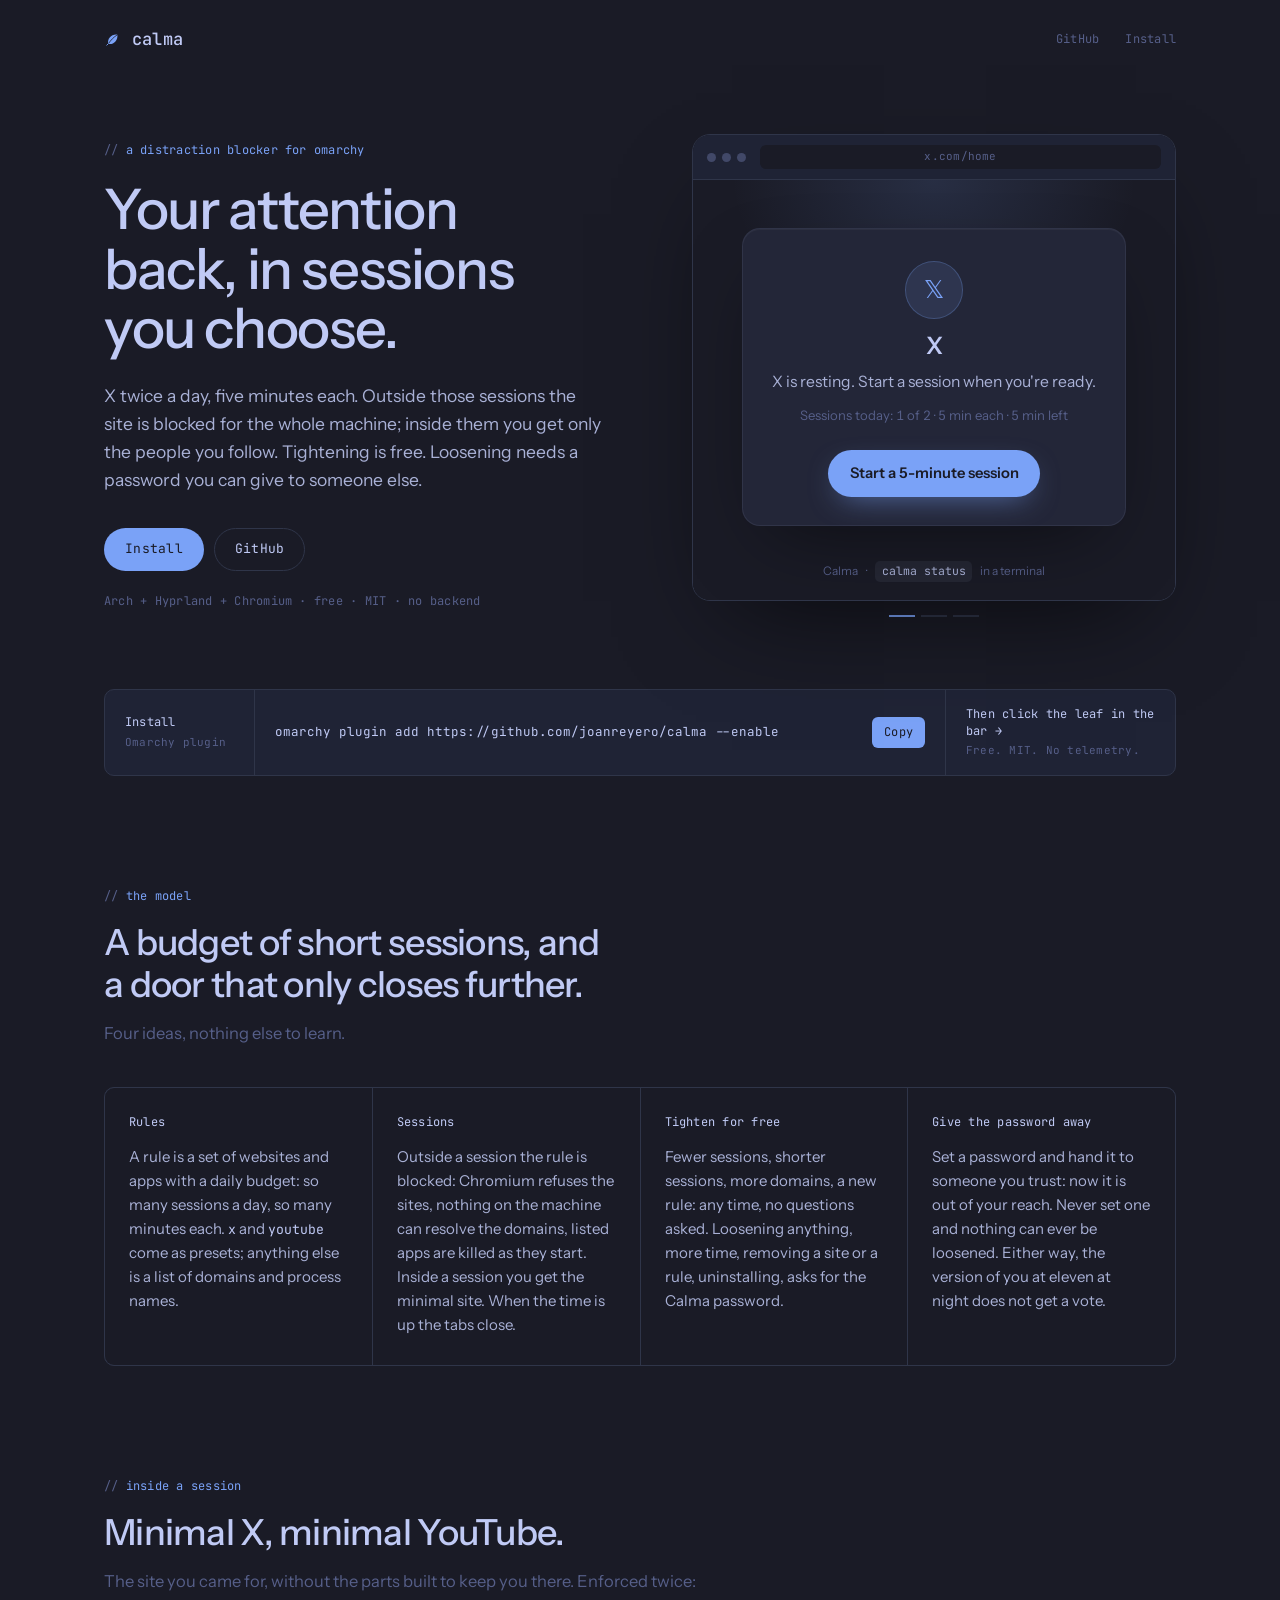
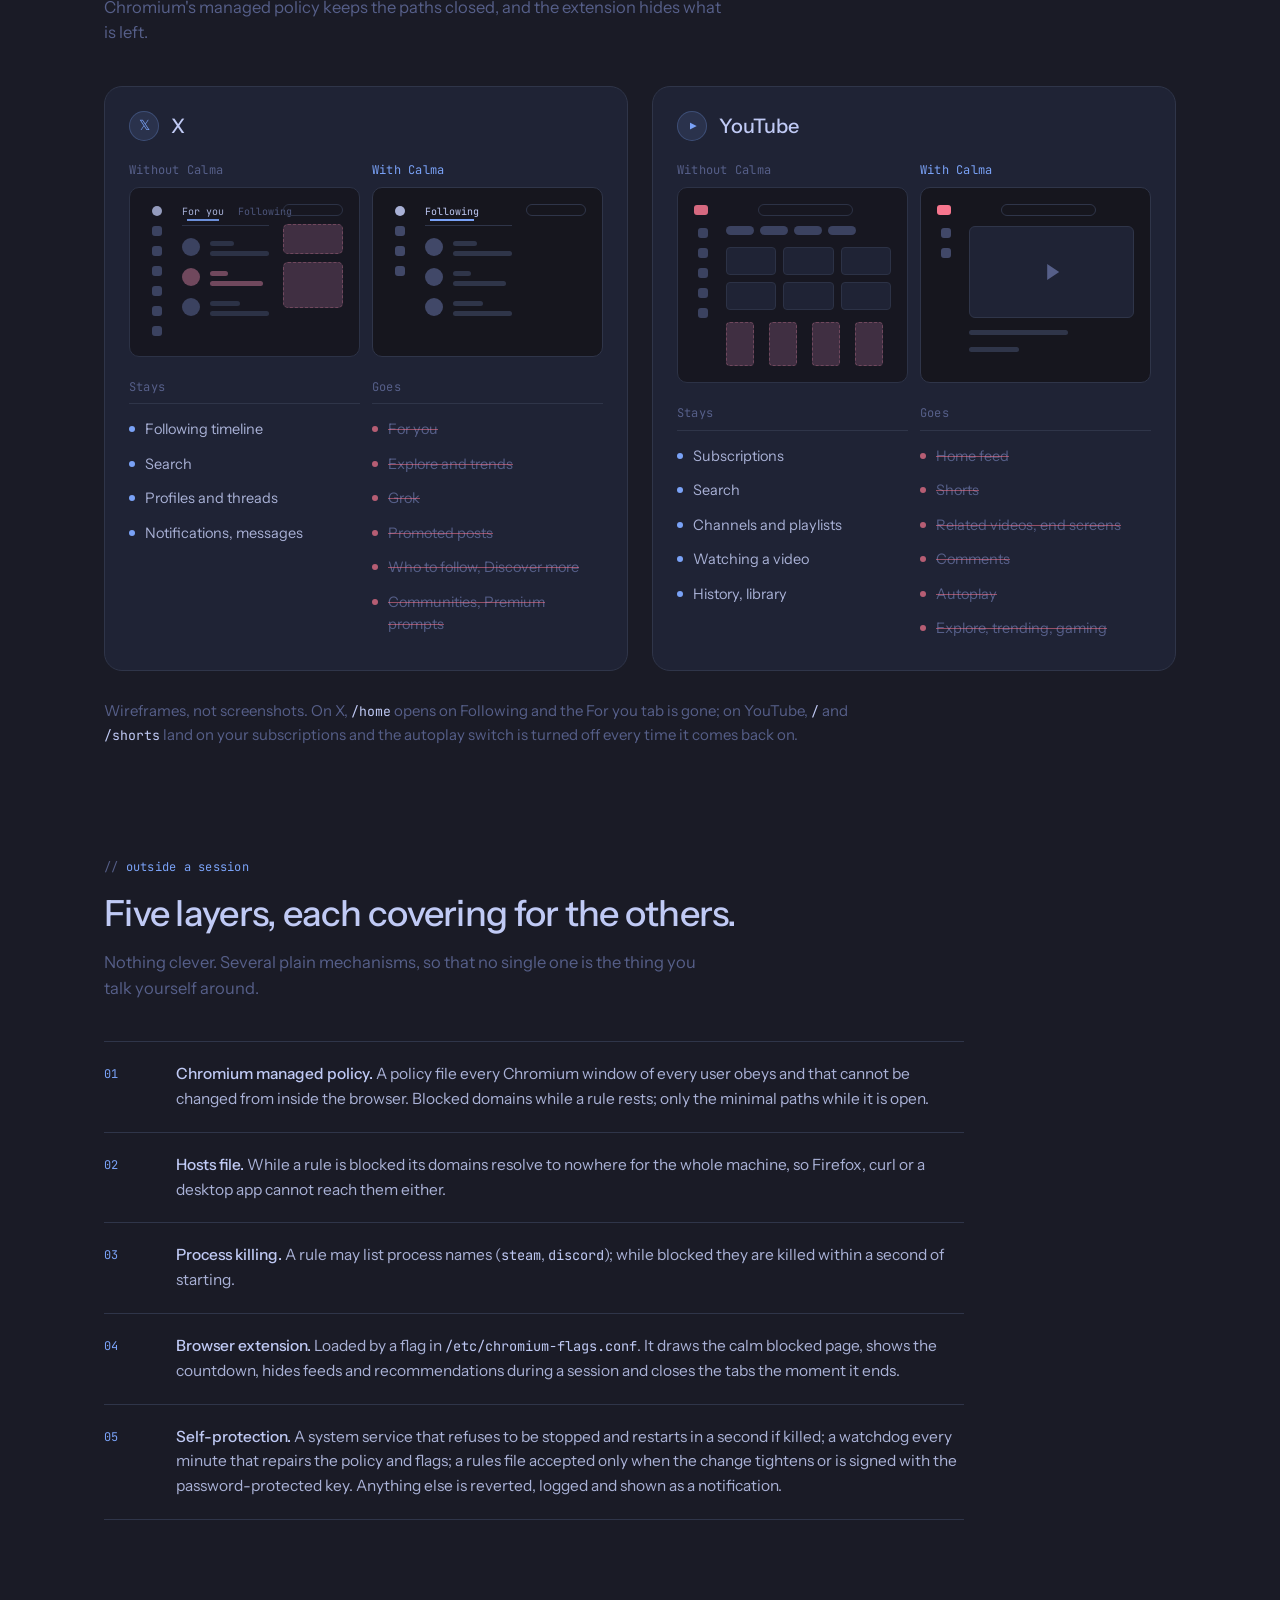
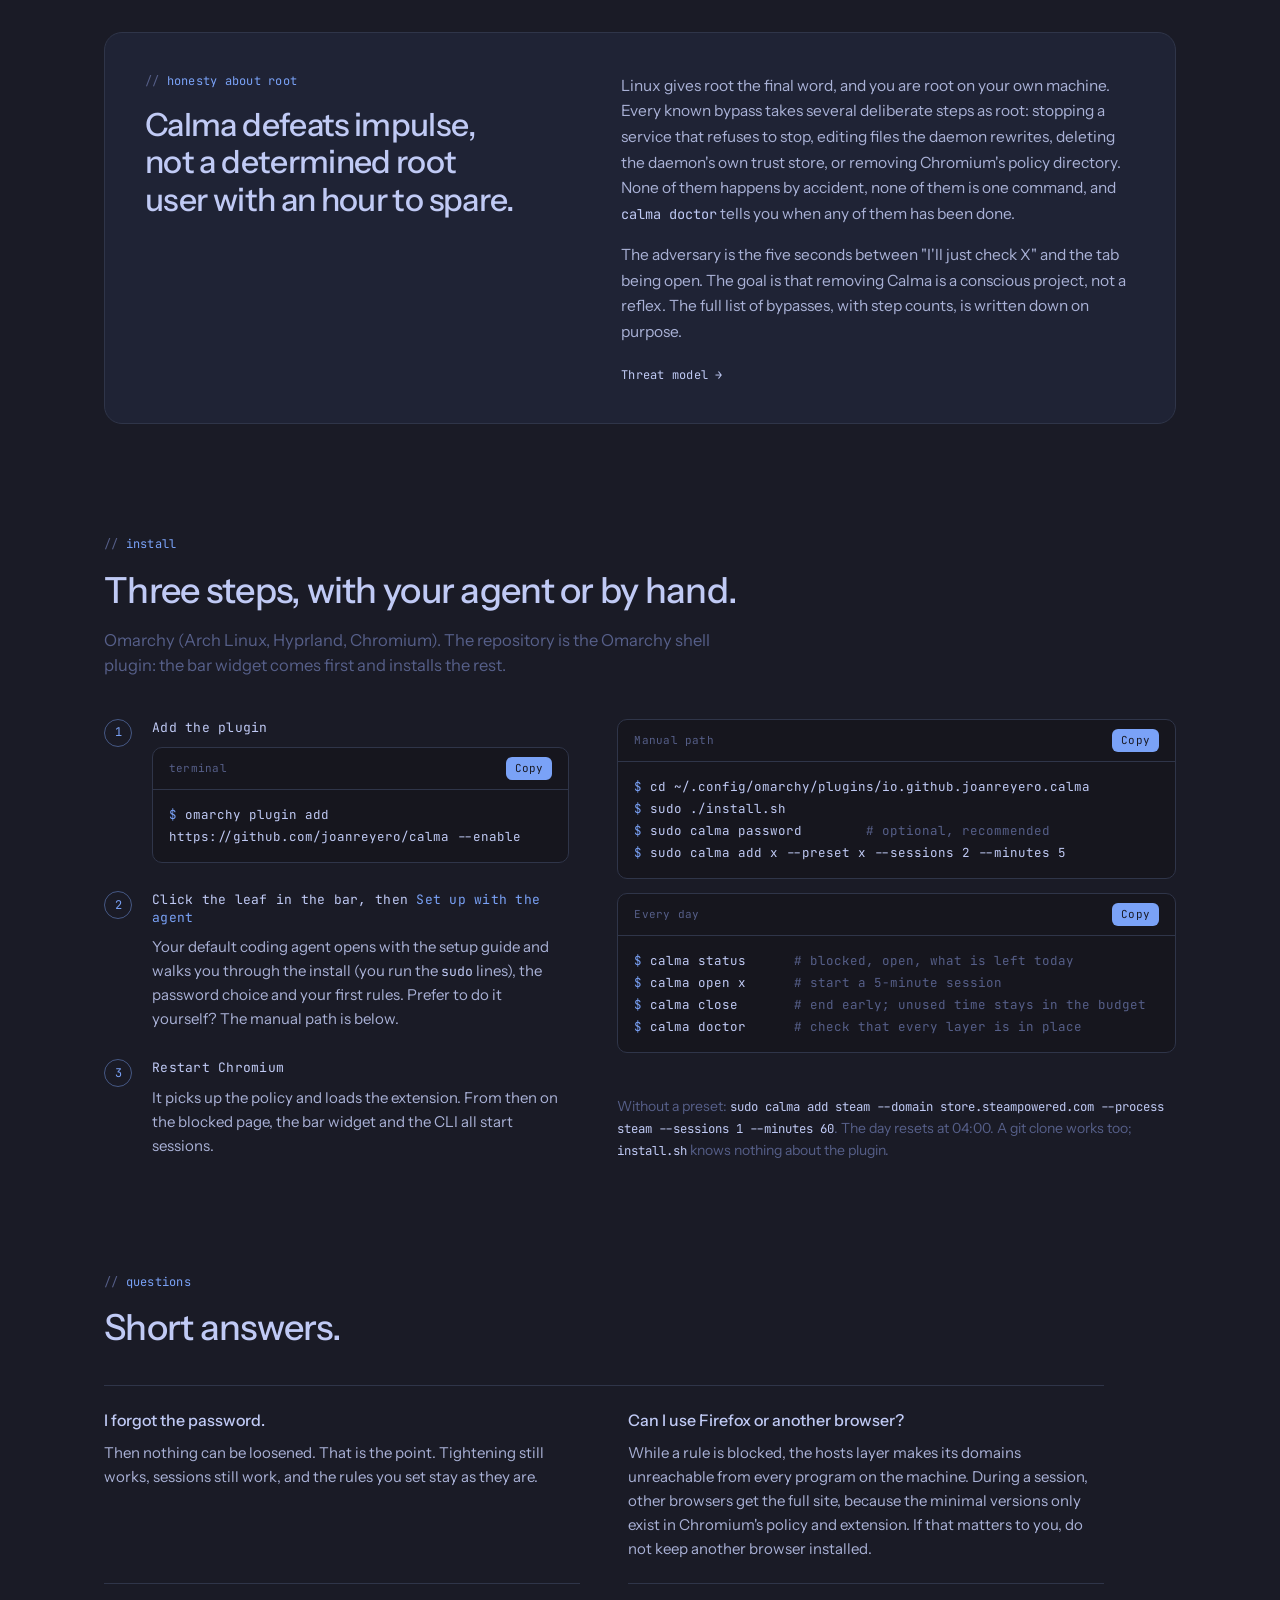
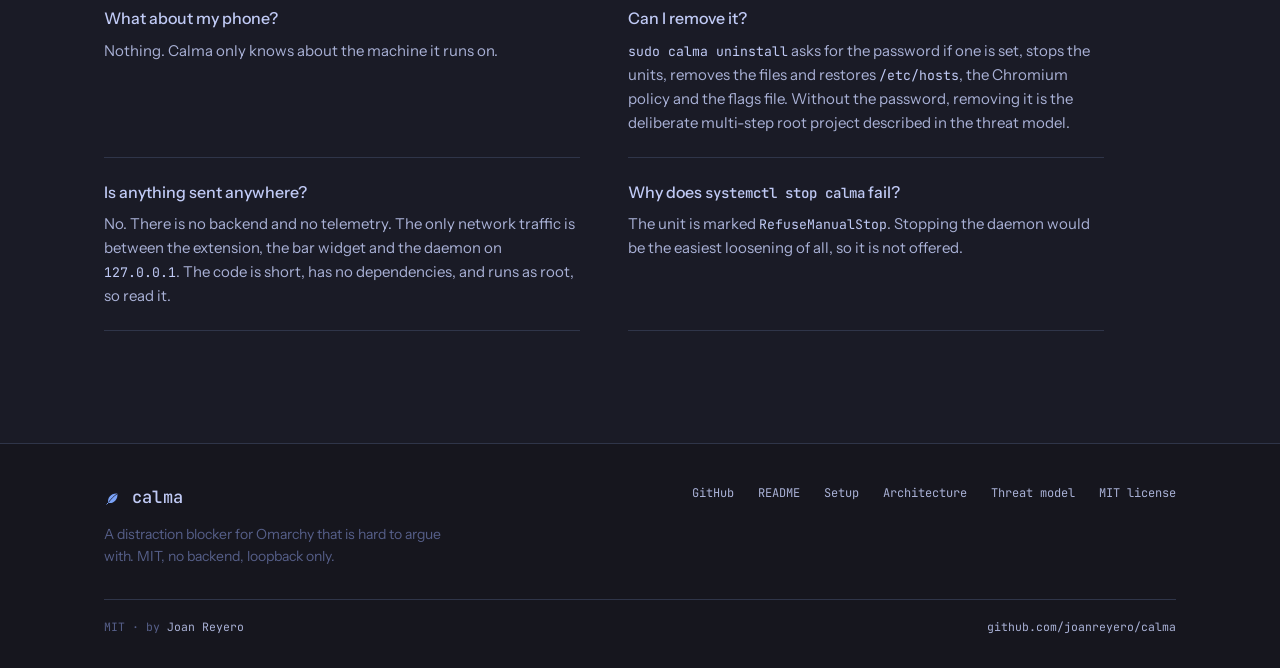
<file: site/index.html>
<!doctype html>
<html lang="en">
<head>
  <meta charset="utf-8">
  <meta name="viewport" content="width=device-width, initial-scale=1">
  <meta name="color-scheme" content="dark">
  <meta name="theme-color" content="#1a1b26">
  <title>Calma: your attention back, in sessions you choose</title>
  <meta name="description" content="Calma is a distraction blocker for Omarchy that is hard to argue with. X twice a day, five minutes each; outside those sessions the sites are blocked at the system level, inside them you get the minimal site. Tightening is free, loosening needs a password you can give away. Free, MIT, no backend.">
  <meta property="og:type" content="website">
  <meta property="og:title" content="Calma: your attention back, in sessions you choose">
  <meta property="og:description" content="A distraction blocker for Omarchy that is hard to argue with. Short daily sessions on X or YouTube, the minimal site inside them, system-level blocks outside. Tighten for free; loosen only with a password you can give away.">
  <meta property="og:url" content="https://calma.sh">
  <meta property="og:site_name" content="Calma">
  <meta name="twitter:card" content="summary">
  <meta name="twitter:title" content="Calma: your attention back, in sessions you choose">
  <meta name="twitter:description" content="A distraction blocker for Omarchy that is hard to argue with. Free, MIT, no backend.">
  <link rel="canonical" href="https://calma.sh">
  <link rel="icon" type="image/svg+xml" href="favicon.svg">
  <link rel="preconnect" href="https://fonts.googleapis.com">
  <link rel="preconnect" href="https://fonts.gstatic.com" crossorigin>
  <link href="https://fonts.googleapis.com/css2?family=Instrument+Sans:wght@400;500;600&family=JetBrains+Mono:wght@400;500&display=swap" rel="stylesheet">
  <link rel="stylesheet" href="styles.css">
</head>
<body>

<header class="nav">
  <div class="wrap nav-inner">
    <a class="wordmark" href="#top" aria-label="Calma home"><img class="mark" src="leaf.svg" alt="" aria-hidden="true">calma</a>
    <nav class="nav-links" aria-label="Main">
      <a href="https://github.com/joanreyero/calma">GitHub</a>
      <a href="#install">Install</a>
    </nav>
  </div>
</header>

<main id="top">

  <!-- HERO -->
  <section class="wrap hero">
    <div class="hero-copy">
      <p class="eyebrow">A distraction blocker for Omarchy</p>
      <h1>Your attention back, in sessions you choose.</h1>
      <p class="tagline">X twice a day, five minutes each. Outside those sessions the site is blocked for the whole machine; inside them you get only the people you follow. Tightening is free. Loosening needs a password you can give to someone else.</p>
      <div class="hero-actions">
        <a class="btn btn-solid" href="#install">Install</a>
        <a class="btn btn-ghost" href="https://github.com/joanreyero/calma">GitHub</a>
      </div>
      <p class="hero-meta">Arch + Hyprland + Chromium · free · MIT · no backend</p>
    </div>

    <div class="hero-demo" id="demo" aria-live="polite">
      <div class="frame" data-state="blocked" id="frame">
        <div class="frame-bar" aria-hidden="true">
          <span class="frame-dots"><i></i><i></i><i></i></span>
          <span class="frame-url" id="frame-url">x.com/home</span>
        </div>

        <!-- state: blocked (budget left) and spent -->
        <div class="blocked" id="blocked">
          <div class="card">
            <div class="glyph" aria-hidden="true">𝕏</div>
            <p class="label">X</p>
            <p class="message" id="message">X is resting. Start a session when you're ready.</p>
            <p class="budget" id="budget"><span>Sessions today: 1 of 2</span> <span>· 5 min each</span> <span>· 5 min left</span></p>
            <div class="action" id="action"><button type="button" class="primary" id="start">Start a 5-minute session</button></div>
            <p class="note" id="note" hidden>Back at <strong>04:00 tomorrow</strong></p>
          </div>
          <p class="card-foot">Calma <span>·</span> <code>calma status</code> in a terminal</p>
        </div>

        <!-- state: open (minimal X with the countdown pill) -->
        <div class="open" id="open" hidden aria-label="A minimal X timeline with the Calma countdown">
          <div class="wire wire-x">
            <aside class="wire-nav"><i class="dot-x"></i><i></i><i></i><i></i><i></i></aside>
            <div class="wire-main">
              <div class="wire-tabs"><span class="on">Following</span></div>
              <div class="wire-post"><i></i><b><u class="w40"></u><u></u><u class="w70"></u></b></div>
              <div class="wire-post"><i></i><b><u class="w30"></u><u class="w90"></u></b></div>
              <div class="wire-post"><i></i><b><u class="w50"></u><u></u><u class="w60"></u></b></div>
              <div class="wire-post"><i></i><b><u class="w40"></u><u class="w70"></u></b></div>
              <div class="wire-post"><i></i><b><u class="w30"></u><u></u><u class="w50"></u></b></div>
              <div class="wire-post"><i></i><b><u class="w60"></u><u class="w90"></u></b></div>
            </div>
            <aside class="wire-side"><span class="wire-search"></span></aside>
          </div>
          <div class="pill"><span>Calma</span><span class="sep">·</span><span class="time" id="pill-time">4:32</span><span class="sep">·</span><button type="button" id="end">End now</button></div>
        </div>
      </div>
      <div class="demo-steps" id="demo-steps" aria-hidden="true"><i class="on"></i><i></i><i></i></div>
    </div>
  </section>

  <!-- INSTALL STRIP -->
  <section class="wrap">
    <div class="strip">
      <div class="strip-cell strip-title">
        <span class="strip-k">Install</span>
        <span class="strip-v">Omarchy plugin</span>
      </div>
      <div class="strip-cell strip-cmd">
        <code id="strip-code">omarchy plugin add https://github.com/joanreyero/calma --enable</code>
        <button class="copy" data-copy-target="strip-code" type="button">Copy</button>
      </div>
      <div class="strip-cell strip-end">
        <a href="#install">Then click the leaf in the bar →</a>
        <span>Free. MIT. No telemetry.</span>
      </div>
    </div>
  </section>

  <!-- THE MODEL -->
  <section class="wrap section" id="model">
    <p class="eyebrow">The model</p>
    <h2>A budget of short sessions, and a door that only closes further.</h2>
    <p class="sub">Four ideas, nothing else to learn.</p>

    <div class="blocks">
      <article class="block">
        <p class="block-k">Rules</p>
        <p>A rule is a set of websites and apps with a daily budget: so many sessions a day, so many minutes each. <code>x</code> and <code>youtube</code> come as presets; anything else is a list of domains and process names.</p>
      </article>
      <article class="block">
        <p class="block-k">Sessions</p>
        <p>Outside a session the rule is blocked: Chromium refuses the sites, nothing on the machine can resolve the domains, listed apps are killed as they start. Inside a session you get the minimal site. When the time is up the tabs close.</p>
      </article>
      <article class="block">
        <p class="block-k">Tighten for free</p>
        <p>Fewer sessions, shorter sessions, more domains, a new rule: any time, no questions asked. Loosening anything, more time, removing a site or a rule, uninstalling, asks for the Calma password.</p>
      </article>
      <article class="block">
        <p class="block-k">Give the password away</p>
        <p>Set a password and hand it to someone you trust: now it is out of your reach. Never set one and nothing can ever be loosened. Either way, the version of you at eleven at night does not get a vote.</p>
      </article>
    </div>
  </section>

  <!-- MINIMAL SITES -->
  <section class="wrap section" id="minimal">
    <p class="eyebrow">Inside a session</p>
    <h2>Minimal X, minimal YouTube.</h2>
    <p class="sub">The site you came for, without the parts built to keep you there. Enforced twice: Chromium's managed policy keeps the paths closed, and the extension hides what is left.</p>

    <div class="minimal-grid">
      <article class="minimal">
        <header class="minimal-head"><span class="glyph-s" aria-hidden="true">𝕏</span><h3>X</h3></header>
        <div class="wires" aria-hidden="true">
          <div class="wire-pane">
            <p class="wire-k">Without Calma</p>
            <div class="wire wire-x wire-full">
              <aside class="wire-nav"><i class="dot-x"></i><i></i><i></i><i></i><i></i><i></i><i></i></aside>
              <div class="wire-main">
                <div class="wire-tabs"><span class="on">For you</span><span>Following</span></div>
                <div class="wire-post"><i></i><b><u class="w40"></u><u></u></b></div>
                <div class="wire-post promo"><i></i><b><u class="w30"></u><u class="w90"></u></b></div>
                <div class="wire-post"><i></i><b><u class="w50"></u><u></u></b></div>
              </div>
              <aside class="wire-side"><span class="wire-search"></span><span class="wire-box"></span><span class="wire-box tall"></span></aside>
            </div>
          </div>
          <div class="wire-pane">
            <p class="wire-k on">With Calma</p>
            <div class="wire wire-x">
              <aside class="wire-nav"><i class="dot-x"></i><i></i><i></i><i></i></aside>
              <div class="wire-main">
                <div class="wire-tabs"><span class="on">Following</span></div>
                <div class="wire-post"><i></i><b><u class="w40"></u><u></u></b></div>
                <div class="wire-post"><i></i><b><u class="w30"></u><u class="w90"></u></b></div>
                <div class="wire-post"><i></i><b><u class="w50"></u><u></u></b></div>
              </div>
              <aside class="wire-side"><span class="wire-search"></span></aside>
            </div>
          </div>
        </div>
        <div class="cols">
          <div>
            <p class="col-k">Stays</p>
            <ul class="keep">
              <li>Following timeline</li>
              <li>Search</li>
              <li>Profiles and threads</li>
              <li>Notifications, messages</li>
            </ul>
          </div>
          <div>
            <p class="col-k">Goes</p>
            <ul class="gone">
              <li>For you</li>
              <li>Explore and trends</li>
              <li>Grok</li>
              <li>Promoted posts</li>
              <li>Who to follow, Discover more</li>
              <li>Communities, Premium prompts</li>
            </ul>
          </div>
        </div>
      </article>

      <article class="minimal">
        <header class="minimal-head"><span class="glyph-s yt" aria-hidden="true">▶</span><h3>YouTube</h3></header>
        <div class="wires" aria-hidden="true">
          <div class="wire-pane">
            <p class="wire-k">Without Calma</p>
            <div class="wire wire-yt wire-full">
              <div class="wire-top"><i class="dot-yt"></i><span class="wire-search"></span></div>
              <div class="wire-body">
                <aside class="wire-nav"><i></i><i></i><i></i><i></i><i></i></aside>
                <div class="wire-main">
                  <div class="wire-chips"><span></span><span></span><span></span><span></span></div>
                  <div class="wire-thumbs"><i></i><i></i><i></i><i></i><i></i><i></i></div>
                  <div class="wire-shorts"><i></i><i></i><i></i><i></i></div>
                </div>
              </div>
            </div>
          </div>
          <div class="wire-pane">
            <p class="wire-k on">With Calma</p>
            <div class="wire wire-yt">
              <div class="wire-top"><i class="dot-yt"></i><span class="wire-search"></span></div>
              <div class="wire-body">
                <aside class="wire-nav"><i></i><i></i></aside>
                <div class="wire-main">
                  <div class="wire-player"></div>
                  <u class="w60"></u>
                  <u class="w30"></u>
                </div>
              </div>
            </div>
          </div>
        </div>
        <div class="cols">
          <div>
            <p class="col-k">Stays</p>
            <ul class="keep">
              <li>Subscriptions</li>
              <li>Search</li>
              <li>Channels and playlists</li>
              <li>Watching a video</li>
              <li>History, library</li>
            </ul>
          </div>
          <div>
            <p class="col-k">Goes</p>
            <ul class="gone">
              <li>Home feed</li>
              <li>Shorts</li>
              <li>Related videos, end screens</li>
              <li>Comments</li>
              <li>Autoplay</li>
              <li>Explore, trending, gaming</li>
            </ul>
          </div>
        </div>
      </article>
    </div>
    <p class="after">Wireframes, not screenshots. On X, <code>/home</code> opens on Following and the For you tab is gone; on YouTube, <code>/</code> and <code>/shorts</code> land on your subscriptions and the autoplay switch is turned off every time it comes back on.</p>
  </section>

  <!-- FIVE LAYERS -->
  <section class="wrap section" id="layers">
    <p class="eyebrow">Outside a session</p>
    <h2>Five layers, each covering for the others.</h2>
    <p class="sub">Nothing clever. Several plain mechanisms, so that no single one is the thing you talk yourself around.</p>

    <ol class="layers">
      <li><span class="layer-n">01</span><div><b>Chromium managed policy.</b> A policy file every Chromium window of every user obeys and that cannot be changed from inside the browser. Blocked domains while a rule rests; only the minimal paths while it is open.</div></li>
      <li><span class="layer-n">02</span><div><b>Hosts file.</b> While a rule is blocked its domains resolve to nowhere for the whole machine, so Firefox, curl or a desktop app cannot reach them either.</div></li>
      <li><span class="layer-n">03</span><div><b>Process killing.</b> A rule may list process names (<code>steam</code>, <code>discord</code>); while blocked they are killed within a second of starting.</div></li>
      <li><span class="layer-n">04</span><div><b>Browser extension.</b> Loaded by a flag in <code>/etc/chromium-flags.conf</code>. It draws the calm blocked page, shows the countdown, hides feeds and recommendations during a session and closes the tabs the moment it ends.</div></li>
      <li><span class="layer-n">05</span><div><b>Self-protection.</b> A system service that refuses to be stopped and restarts in a second if killed; a watchdog every minute that repairs the policy and flags; a rules file accepted only when the change tightens or is signed with the password-protected key. Anything else is reverted, logged and shown as a notification.</div></li>
    </ol>
  </section>

  <!-- HONESTY -->
  <section class="wrap section" id="root">
    <div class="honest">
      <div>
        <p class="eyebrow">Honesty about root</p>
        <h2>Calma defeats impulse, not a determined root user with an hour to spare.</h2>
      </div>
      <div class="honest-text">
        <p>Linux gives root the final word, and you are root on your own machine. Every known bypass takes several deliberate steps as root: stopping a service that refuses to stop, editing files the daemon rewrites, deleting the daemon's own trust store, or removing Chromium's policy directory. None of them happens by accident, none of them is one command, and <code>calma doctor</code> tells you when any of them has been done.</p>
        <p>The adversary is the five seconds between "I'll just check X" and the tab being open. The goal is that removing Calma is a conscious project, not a reflex. The full list of bypasses, with step counts, is written down on purpose.</p>
        <a class="more" href="https://github.com/joanreyero/calma/blob/main/docs/threat-model.md">Threat model →</a>
      </div>
    </div>
  </section>

  <!-- INSTALL -->
  <section class="wrap section" id="install">
    <p class="eyebrow">Install</p>
    <h2>Three steps, with your agent or by hand.</h2>
    <p class="sub">Omarchy (Arch Linux, Hyprland, Chromium). The repository is the Omarchy shell plugin: the bar widget comes first and installs the rest.</p>

    <div class="install-grid">
      <ol class="steps">
        <li>
          <span class="step-n">1</span>
          <div>
            <p class="step-k">Add the plugin</p>
            <div class="code-panel">
              <div class="code-head code-head-row"><span>terminal</span><button class="copy copy-small" data-copy-target="step1" type="button">Copy</button></div>
<pre class="code code-wrap" id="step1"><span class="p">$</span> omarchy plugin add https://github.com/joanreyero/calma --enable</pre>
            </div>
          </div>
        </li>
        <li>
          <span class="step-n">2</span>
          <div>
            <p class="step-k">Click the leaf in the bar, then <em>Set up with the agent</em></p>
            <p>Your default coding agent opens with the setup guide and walks you through the install (you run the <code>sudo</code> lines), the password choice and your first rules. Prefer to do it yourself? The manual path is below.</p>
          </div>
        </li>
        <li>
          <span class="step-n">3</span>
          <div>
            <p class="step-k">Restart Chromium</p>
            <p>It picks up the policy and loads the extension. From then on the blocked page, the bar widget and the CLI all start sessions.</p>
          </div>
        </li>
      </ol>

      <div class="install-panels">
        <div class="code-panel">
          <div class="code-head code-head-row"><span>Manual path</span><button class="copy copy-small" data-copy-target="manual" type="button">Copy</button></div>
<pre class="code code-wrap" id="manual"><span class="p">$</span> cd ~/.config/omarchy/plugins/io.github.joanreyero.calma
<span class="p">$</span> sudo ./install.sh
<span class="p">$</span> sudo calma password        <span class="c"># optional, recommended</span>
<span class="p">$</span> sudo calma add x --preset x --sessions 2 --minutes 5</pre>
        </div>
        <div class="code-panel">
          <div class="code-head code-head-row"><span>Every day</span><button class="copy copy-small" data-copy-target="daily" type="button">Copy</button></div>
<pre class="code code-wrap" id="daily"><span class="p">$</span> calma status      <span class="c"># blocked, open, what is left today</span>
<span class="p">$</span> calma open x      <span class="c"># start a 5-minute session</span>
<span class="p">$</span> calma close       <span class="c"># end early; unused time stays in the budget</span>
<span class="p">$</span> calma doctor      <span class="c"># check that every layer is in place</span></pre>
        </div>
        <p class="after small">Without a preset: <code>sudo calma add steam --domain store.steampowered.com --process steam --sessions 1 --minutes 60</code>. The day resets at 04:00. A git clone works too; <code>install.sh</code> knows nothing about the plugin.</p>
      </div>
    </div>
  </section>

  <!-- FAQ -->
  <section class="wrap section" id="faq">
    <p class="eyebrow">Questions</p>
    <h2>Short answers.</h2>
    <dl class="faq">
      <div>
        <dt>I forgot the password.</dt>
        <dd>Then nothing can be loosened. That is the point. Tightening still works, sessions still work, and the rules you set stay as they are.</dd>
      </div>
      <div>
        <dt>Can I use Firefox or another browser?</dt>
        <dd>While a rule is blocked, the hosts layer makes its domains unreachable from every program on the machine. During a session, other browsers get the full site, because the minimal versions only exist in Chromium's policy and extension. If that matters to you, do not keep another browser installed.</dd>
      </div>
      <div>
        <dt>What about my phone?</dt>
        <dd>Nothing. Calma only knows about the machine it runs on.</dd>
      </div>
      <div>
        <dt>Can I remove it?</dt>
        <dd><code>sudo calma uninstall</code> asks for the password if one is set, stops the units, removes the files and restores <code>/etc/hosts</code>, the Chromium policy and the flags file. Without the password, removing it is the deliberate multi-step root project described in the threat model.</dd>
      </div>
      <div>
        <dt>Is anything sent anywhere?</dt>
        <dd>No. There is no backend and no telemetry. The only network traffic is between the extension, the bar widget and the daemon on <code>127.0.0.1</code>. The code is short, has no dependencies, and runs as root, so read it.</dd>
      </div>
      <div>
        <dt>Why does <code>systemctl stop calma</code> fail?</dt>
        <dd>The unit is marked <code>RefuseManualStop</code>. Stopping the daemon would be the easiest loosening of all, so it is not offered.</dd>
      </div>
    </dl>
  </section>

</main>

<footer class="footer">
  <div class="wrap footer-inner">
    <div class="footer-brand">
      <p class="wordmark"><img class="mark" src="leaf.svg" alt="" aria-hidden="true">calma</p>
      <p>A distraction blocker for Omarchy that is hard to argue with. MIT, no backend, loopback only.</p>
    </div>
    <nav class="footer-links" aria-label="Footer">
      <a href="https://github.com/joanreyero/calma">GitHub</a>
      <a href="https://github.com/joanreyero/calma#readme">README</a>
      <a href="https://github.com/joanreyero/calma/blob/main/SETUP.md">Setup</a>
      <a href="https://github.com/joanreyero/calma/blob/main/ARCHITECTURE.md">Architecture</a>
      <a href="https://github.com/joanreyero/calma/blob/main/docs/threat-model.md">Threat model</a>
      <a href="https://github.com/joanreyero/calma/blob/main/LICENSE">MIT license</a>
    </nav>
  </div>
  <div class="wrap"><div class="footer-bottom">
    <span>MIT · by <a href="https://github.com/joanreyero">Joan Reyero</a></span>
    <a href="https://github.com/joanreyero/calma">github.com/joanreyero/calma</a>
  </div></div>
</footer>

<script src="app.js" defer></script>
</body>
</html>
</file>
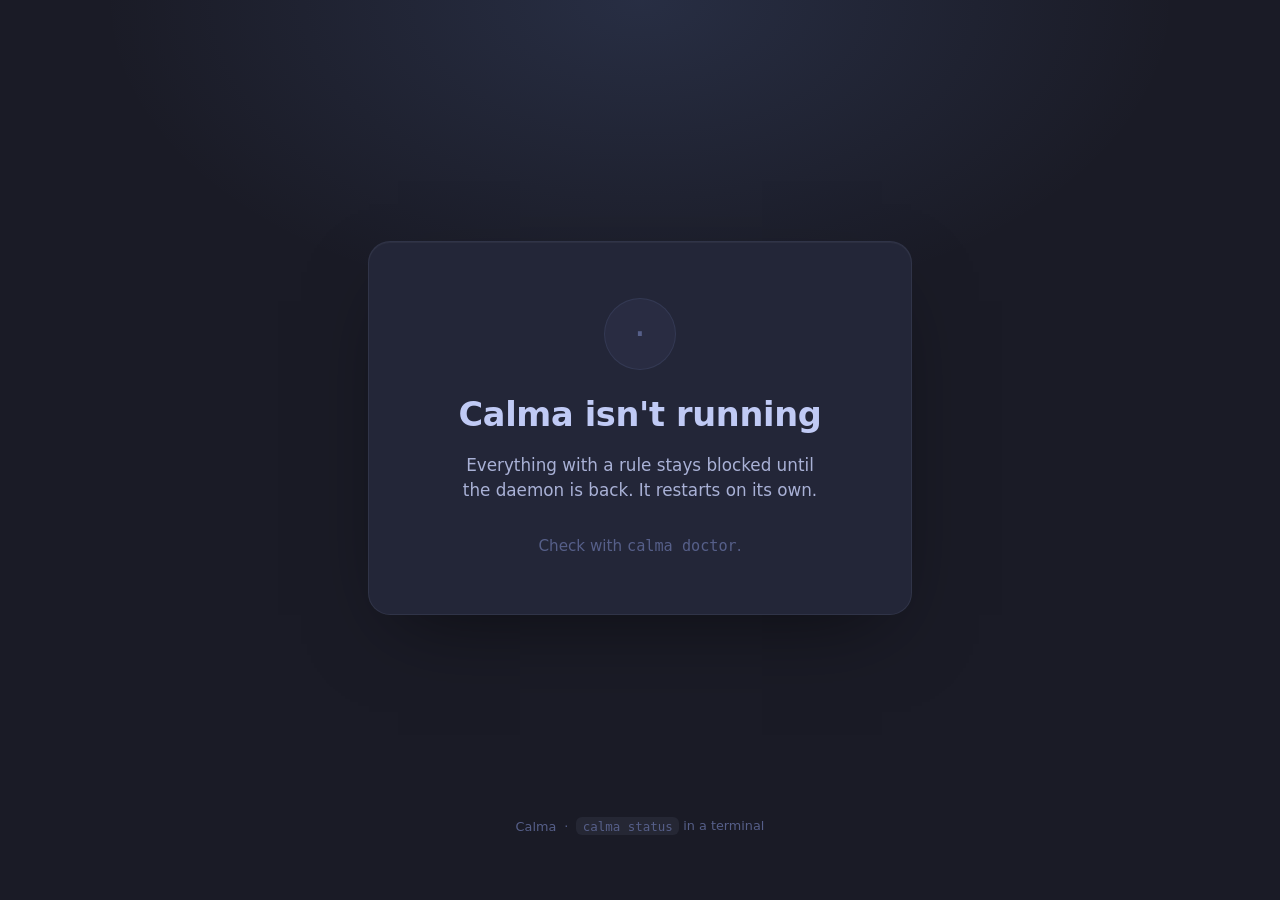
<file: extension/blocked.html>
<!doctype html>
<html lang="en">
<head>
  <meta charset="utf-8">
  <meta name="viewport" content="width=device-width, initial-scale=1">
  <meta name="color-scheme" content="dark light">
  <title>Calma</title>
  <link rel="stylesheet" href="blocked.css">
</head>
<body data-state="loading">
  <main class="card" aria-live="polite">
    <div class="glyph" id="glyph" aria-hidden="true">·</div>
    <h1 class="label" id="label">Calma</h1>
    <p class="message" id="message">One moment.</p>
    <p class="budget" id="budget"></p>

    <form class="action" id="action" hidden>
      <label class="minutes" id="minutes-field" hidden>
        <input type="number" id="minutes" min="1" step="1" inputmode="numeric" aria-label="Minutes">
        <span>min</span>
      </label>
      <button type="submit" class="primary" id="open">Start a session</button>
    </form>

    <p class="note" id="note" hidden></p>
    <p class="error" id="error" role="alert" hidden></p>
  </main>

  <footer class="footer">
    <span>Calma</span>
    <span class="dot" aria-hidden="true">·</span>
    <span><code>calma status</code> in a terminal</span>
  </footer>

  <script src="blocked.js"></script>
</body>
</html>
</file>
<file: site/styles.css>
/* calma.sh: tokens. Dark by default, Tokyo Night palette from the blocked page. */
:root {
  --bg: #1a1b26;
  --bg-deep: #16161e;
  --surface: #24283b;
  --surface-2: #1f2335;
  --border: #2f3549;
  --ink: #c0caf5;
  --fg: #a9b1d6;
  --muted: #565f89;
  --muted-2: #414868;
  --accent: #7aa2f7;
  --accent-ink: #1a1b26;
  --red: #f7768e;
  --green: #9ece6a;
  --radius: 10px;
  --radius-l: 18px;
  --wrap: 1120px;
  --sans: "Instrument Sans", ui-sans-serif, system-ui, -apple-system, "Segoe UI", Roboto, sans-serif;
  --mono: "JetBrains Mono", ui-monospace, "Cascadia Mono", monospace;
  color-scheme: dark;
}

* { box-sizing: border-box; }
html { scroll-behavior: smooth; -webkit-text-size-adjust: 100%; }

body {
  margin: 0;
  background: var(--bg);
  color: var(--fg);
  font-family: var(--sans);
  font-size: 16px;
  line-height: 1.55;
  -webkit-font-smoothing: antialiased;
  text-rendering: optimizeLegibility;
}

a { color: inherit; text-decoration: none; }
a:hover { color: var(--accent); }
p { margin: 0; }
h1, h2, h3 { margin: 0; font-weight: 500; color: var(--ink); }
ul, ol { margin: 0; padding: 0; list-style: none; }
dl, dd { margin: 0; }
code { font-family: var(--mono); font-size: 0.88em; color: var(--ink); }
button { font: inherit; color: inherit; background: none; border: 0; cursor: pointer; }
::selection { background: color-mix(in srgb, var(--accent) 35%, transparent); }
:focus-visible { outline: 2px solid var(--accent); outline-offset: 3px; }

.wrap { max-width: var(--wrap); margin: 0 auto; padding: 0 24px; }

/* mono label helpers */
.eyebrow, .btn, .copy, .block-k, .col-k, .step-k, .strip-k, .strip-v, .strip-end, .code-head,
.nav-links a, .wire-k, .layer-n, .hero-meta, .more, .frame-url, .pill {
  font-family: var(--mono);
  font-size: 12px;
  letter-spacing: 0.02em;
  line-height: 1.4;
}
.eyebrow { color: var(--accent); text-transform: lowercase; }
.eyebrow::before { content: "// "; color: var(--muted); }

/* NAV */
.nav { padding: 26px 0; }
.nav-inner { display: flex; align-items: center; justify-content: space-between; }
.wordmark {
  display: inline-flex; align-items: center; gap: 10px;
  font-family: var(--mono); font-weight: 500; font-size: 17px; letter-spacing: 0.01em;
  color: var(--ink);
}
.mark { width: 18px; height: 18px; display: block; }
.nav-links { display: flex; gap: 26px; }
.nav-links a { color: var(--muted); }
.nav-links a:hover { color: var(--ink); }

/* HERO */
.hero {
  margin-top: 56px;
  display: grid;
  grid-template-columns: minmax(0, 11fr) minmax(0, 10fr);
  gap: 56px;
  align-items: center;
}
.hero h1 {
  margin-top: 22px;
  font-size: clamp(36px, 4.4vw, 56px);
  line-height: 1.06;
  letter-spacing: -0.025em;
  font-weight: 500;
  text-wrap: balance;
}
.tagline { margin-top: 24px; font-size: 17.5px; line-height: 1.6; color: var(--fg); max-width: 500px; }
.hero-actions { margin-top: 34px; display: flex; gap: 10px; flex-wrap: wrap; }
.btn {
  display: inline-flex; align-items: center;
  padding: 11px 20px; border-radius: 999px;
  font-size: 13px; border: 1px solid transparent;
  transition: background .15s, color .15s, border-color .15s;
}
.btn-solid { background: var(--accent); color: var(--accent-ink); }
.btn-solid:hover { background: var(--ink); color: var(--accent-ink); }
.btn-ghost { border-color: var(--border); color: var(--ink); }
.btn-ghost:hover { border-color: var(--accent); color: var(--accent); }
.hero-meta { margin-top: 22px; color: var(--muted); }

/* HERO DEMO: the blocked page, recreated */
.hero-demo { display: flex; flex-direction: column; gap: 14px; }
.frame {
  position: relative;
  border-radius: var(--radius-l);
  border: 1px solid var(--border);
  background: var(--bg-deep);
  overflow: hidden;
  box-shadow: 0 40px 100px -40px rgb(0 0 0 / 0.7);
}
.frame-bar {
  display: flex; align-items: center; gap: 14px;
  padding: 10px 14px;
  border-bottom: 1px solid var(--border);
  background: var(--surface-2);
}
.frame-dots { display: inline-flex; gap: 6px; }
.frame-dots i { width: 9px; height: 9px; border-radius: 50%; background: var(--muted-2); display: block; }
.frame-url {
  flex: 1; text-align: center; color: var(--muted);
  background: var(--bg); border-radius: 6px; padding: 4px 10px; font-size: 11px;
  overflow: hidden; text-overflow: ellipsis; white-space: nowrap;
}

.blocked {
  min-height: 420px;
  display: grid; grid-template-rows: 1fr auto; place-items: center; gap: 14px;
  padding: 28px 22px 18px;
  background:
    radial-gradient(60% 50% at 50% 0%, color-mix(in srgb, var(--accent) 14%, transparent), transparent 70%),
    var(--bg);
}
.card {
  width: min(100%, 24rem);
  display: flex; flex-direction: column; align-items: center; text-align: center; gap: 0.55rem;
  padding: 2rem 1.5rem 1.8rem;
  border-radius: 18px;
  background: color-mix(in srgb, var(--surface) 88%, var(--bg));
  border: 1px solid color-mix(in srgb, var(--fg) 10%, transparent);
  box-shadow: 0 30px 80px -30px rgb(0 0 0 / 0.55), 0 1px 0 rgb(255 255 255 / 0.04) inset;
  animation: rise 520ms cubic-bezier(0.2, 0.7, 0.2, 1) both;
}
@keyframes rise { from { opacity: 0; transform: translateY(10px); } to { opacity: 1; transform: none; } }
.glyph {
  display: grid; place-items: center;
  width: 3.6rem; height: 3.6rem; margin-bottom: 0.3rem;
  border-radius: 50%; font-size: 1.6rem; font-family: var(--mono), var(--sans);
  color: var(--accent);
  background: color-mix(in srgb, var(--accent) 12%, transparent);
  box-shadow: 0 0 0 1px color-mix(in srgb, var(--accent) 25%, transparent) inset;
}
.label { font-size: 1.5rem; font-weight: 600; letter-spacing: -0.01em; color: var(--ink); line-height: 1.2; }
.message { max-width: 22rem; font-size: 0.98rem; color: var(--fg); text-wrap: balance; }
.budget { margin-top: 0.1rem; font-size: 0.82rem; color: var(--muted); font-variant-numeric: tabular-nums; }
.budget span { white-space: nowrap; }
.action { margin-top: 1rem; }
.primary {
  padding: 0.75rem 1.35rem; border-radius: 999px;
  font-weight: 600; font-size: 0.92rem;
  color: var(--accent-ink); background: var(--accent);
  box-shadow: 0 10px 30px -12px color-mix(in srgb, var(--accent) 70%, transparent);
  transition: transform 160ms ease, filter 160ms ease;
}
.primary:hover { filter: brightness(1.06); transform: translateY(-1px); }
.note { margin-top: 0.9rem; font-size: 0.9rem; color: var(--muted); }
.note strong { color: var(--fg); font-weight: 500; }
[hidden] { display: none !important; }
.card-foot { font-size: 0.74rem; color: var(--muted); display: flex; gap: 0.5rem; align-items: center; }
.card-foot code { font-size: 0.72rem; padding: 0.1rem 0.4rem; border-radius: 5px; background: color-mix(in srgb, var(--fg) 8%, transparent); color: var(--fg); }

/* state: open */
.open { position: relative; min-height: 420px; padding: 18px; background: var(--bg); display: flex; }
.open .wire { flex: 1; align-content: start; }
.pill {
  position: absolute; right: 18px; bottom: 18px;
  display: inline-flex; align-items: center; gap: 8px;
  padding: 7px 12px; border-radius: 999px;
  background: color-mix(in srgb, var(--surface) 92%, var(--bg));
  border: 1px solid var(--border);
  color: var(--fg); font-size: 12px;
  box-shadow: 0 14px 34px -14px rgb(0 0 0 / 0.7);
  animation: rise 400ms ease both;
}
.pill .sep { color: var(--muted-2); }
.pill .time { color: var(--ink); font-variant-numeric: tabular-nums; min-width: 2.6em; }
.pill button { color: var(--accent); font-family: inherit; font-size: inherit; padding: 0; }
.pill button:hover { color: var(--ink); }

.demo-steps { display: inline-flex; gap: 6px; justify-content: center; }
.demo-steps i { width: 26px; height: 2px; background: var(--border); display: block; transition: background .3s; }
.demo-steps i.on { background: var(--accent); }

/* WIREFRAMES (shared) */
.wire {
  display: grid; gap: 14px;
  padding: 16px; border-radius: 10px;
  background: var(--bg-deep); border: 1px solid var(--border);
  min-height: 170px;
}
.wire-x { grid-template-columns: 22px 1fr 60px; }
.wire-nav { display: flex; flex-direction: column; gap: 10px; align-items: center; padding-top: 2px; }
.wire-nav i { width: 10px; height: 10px; border-radius: 3px; background: var(--muted-2); display: block; }
.wire-nav i.dot-x { background: var(--fg); border-radius: 50%; }
.wire-main { display: flex; flex-direction: column; gap: 12px; min-width: 0; }
.wire-tabs { display: flex; gap: 14px; font-family: var(--mono); font-size: 10px; color: var(--muted); border-bottom: 1px solid var(--border); padding-bottom: 6px; }
.wire-tabs span { white-space: nowrap; }
.wire-tabs .on { color: var(--ink); box-shadow: 0 7px 0 -5px var(--accent); }
.wire-post { display: grid; grid-template-columns: 18px 1fr; gap: 10px; }
.wire-post i { width: 18px; height: 18px; border-radius: 50%; background: var(--muted-2); }
.wire-post b { display: flex; flex-direction: column; gap: 5px; padding-top: 3px; }
.wire u, .wire-main > u { display: block; height: 5px; border-radius: 3px; background: var(--border); width: 100%; }
.w30 { width: 30% !important; } .w40 { width: 40% !important; } .w50 { width: 50% !important; }
.w60 { width: 60% !important; } .w70 { width: 70% !important; } .w90 { width: 90% !important; }
.wire-post.promo i, .wire-post.promo u { background: color-mix(in srgb, var(--red) 40%, var(--border)); }
.wire-side { display: flex; flex-direction: column; gap: 8px; }
.wire-search { display: block; height: 12px; border-radius: 999px; border: 1px solid var(--border); }
.wire-box { display: block; height: 30px; border-radius: 5px; background: color-mix(in srgb, var(--red) 18%, var(--surface-2)); border: 1px dashed color-mix(in srgb, var(--red) 40%, var(--border)); }
.wire-box.tall { height: 46px; }

.wire-yt { grid-template-columns: 1fr; grid-template-rows: auto 1fr; gap: 10px; }
.wire-top { display: grid; grid-template-columns: 14px 1fr; gap: 12px; align-items: center; }
.dot-yt { width: 14px; height: 10px; border-radius: 3px; background: var(--red); display: block; }
.wire-top .wire-search { max-width: 55%; justify-self: center; width: 100%; }
.wire-body { display: grid; grid-template-columns: 18px 1fr; gap: 14px; }
.wire-chips { display: flex; gap: 6px; }
.wire-chips span { height: 9px; width: 28px; border-radius: 999px; background: var(--muted-2); }
.wire-thumbs { display: grid; grid-template-columns: repeat(3, 1fr); gap: 7px; }
.wire-thumbs i { display: block; aspect-ratio: 16/9; border-radius: 4px; background: var(--surface-2); border: 1px solid var(--border); }
.wire-shorts { display: grid; grid-template-columns: repeat(4, 1fr); gap: 7px; }
.wire-shorts i { display: block; aspect-ratio: 9/14; max-height: 44px; border-radius: 4px; background: color-mix(in srgb, var(--red) 18%, var(--surface-2)); border: 1px dashed color-mix(in srgb, var(--red) 40%, var(--border)); }
.wire-player { aspect-ratio: 16/9; border-radius: 6px; background: var(--surface-2); border: 1px solid var(--border); position: relative; }
.wire-player::after { content: ""; position: absolute; left: 50%; top: 50%; width: 0; height: 0; transform: translate(-40%, -50%); border-left: 12px solid var(--muted); border-top: 8px solid transparent; border-bottom: 8px solid transparent; }

/* STRIP */
.strip {
  margin-top: 72px;
  background: var(--surface-2);
  border: 1px solid var(--border);
  border-radius: var(--radius);
  display: grid;
  grid-template-columns: 150px minmax(0, 1fr) 230px;
}
.strip > * { min-width: 0; }
.strip-cell { padding: 16px 20px; display: flex; flex-direction: column; justify-content: center; gap: 4px; }
.strip-title { border-right: 1px solid var(--border); }
.strip-k { color: var(--ink); }
.strip-v, .strip-end span { color: var(--muted); font-size: 11px; }
.strip-cmd { flex-direction: row; align-items: center; gap: 12px; }
.strip-cmd code { flex: 1; min-width: 0; font-size: 12.5px; line-height: 1.6; color: var(--ink); overflow-wrap: anywhere; }
.copy {
  padding: 7px 12px; border-radius: 6px;
  background: var(--accent); color: var(--accent-ink); white-space: nowrap;
  transition: background .15s;
}
.copy:hover, .copy.ok { background: var(--ink); color: var(--accent-ink); }
.copy-small { padding: 4px 9px; font-size: 11px; }
.strip-end { border-left: 1px solid var(--border); }
.strip-end a { color: var(--ink); }

/* SECTIONS */
.section { padding-top: 112px; }
h2 {
  margin-top: 16px;
  font-size: clamp(26px, 3vw, 36px);
  line-height: 1.18;
  letter-spacing: -0.02em;
  max-width: 720px;
  text-wrap: balance;
}
.sub { margin-top: 16px; color: var(--muted); max-width: 620px; font-size: 16.5px; }
.sub code { color: var(--fg); }
.after { margin-top: 28px; color: var(--muted); font-size: 15px; max-width: 760px; line-height: 1.6; }
.after.small { font-size: 14px; }
.more { display: inline-block; margin-top: 20px; color: var(--ink); }
.more:hover { color: var(--accent); }

/* THE MODEL */
.blocks { margin-top: 40px; display: grid; grid-template-columns: repeat(4, 1fr); gap: 1px; background: var(--border); border: 1px solid var(--border); border-radius: var(--radius); overflow: hidden; }
.block { background: var(--bg); padding: 26px 24px 28px; display: flex; flex-direction: column; gap: 14px; min-width: 0; }
.block-k { color: var(--ink); }
.block p:last-child { font-size: 15px; color: var(--fg); line-height: 1.6; }

/* MINIMAL */
.minimal-grid { margin-top: 40px; display: grid; grid-template-columns: 1fr 1fr; gap: 24px; }
.minimal { min-width: 0; background: var(--surface-2); border: 1px solid var(--border); border-radius: var(--radius-l); padding: 24px; }
.minimal-head { display: flex; align-items: center; gap: 12px; }
.minimal-head h3 { font-size: 20px; }
.glyph-s { display: grid; place-items: center; width: 30px; height: 30px; border-radius: 50%; font-family: var(--mono); font-size: 14px; color: var(--accent); background: color-mix(in srgb, var(--accent) 12%, transparent); box-shadow: 0 0 0 1px color-mix(in srgb, var(--accent) 25%, transparent) inset; }
.glyph-s.yt { font-size: 11px; padding-left: 2px; }
.wires { margin-top: 20px; display: grid; grid-template-columns: 1fr 1fr; gap: 12px; }
.wire-pane { min-width: 0; display: flex; flex-direction: column; gap: 8px; }
.wire-pane .wire { flex: 1; }
.wire-k { color: var(--muted); }
.wire-k.on { color: var(--accent); }
.wire-full { opacity: 0.85; }
.cols { margin-top: 22px; display: grid; grid-template-columns: 1fr 1fr; gap: 12px; }
.col-k { color: var(--muted); padding-bottom: 8px; border-bottom: 1px solid var(--border); }
.cols ul { margin-top: 8px; }
.cols li { padding: 6px 0 6px 16px; font-size: 14.5px; position: relative; color: var(--fg); }
.cols li::before { content: ""; position: absolute; left: 0; top: 14px; width: 6px; height: 6px; border-radius: 50%; }
.keep li::before { background: var(--accent); }
.gone li { color: var(--muted); text-decoration: line-through; text-decoration-color: color-mix(in srgb, var(--red) 55%, transparent); }
.gone li::before { background: var(--red); opacity: 0.7; }

/* LAYERS */
.layers { margin-top: 40px; border-top: 1px solid var(--border); max-width: 860px; }
.layers li { display: grid; grid-template-columns: 56px 1fr; gap: 16px; padding: 20px 0; border-bottom: 1px solid var(--border); font-size: 15.5px; line-height: 1.6; }
.layer-n { color: var(--accent); padding-top: 4px; }
.layers b { color: var(--ink); font-weight: 500; }

/* HONESTY */
.honest {
  display: grid; grid-template-columns: 5fr 6fr; gap: 48px;
  padding: 40px; border-radius: var(--radius-l);
  background: var(--surface-2); border: 1px solid var(--border);
}
.honest > * { min-width: 0; }
.honest h2 { font-size: clamp(24px, 2.6vw, 32px); }
.honest-text { display: flex; flex-direction: column; gap: 16px; font-size: 15.5px; line-height: 1.65; color: var(--fg); }
.honest-text .more { margin-top: 6px; }

/* INSTALL */
.install-grid { margin-top: 40px; display: grid; grid-template-columns: 5fr 6fr; gap: 48px; }
.install-grid > * { min-width: 0; }
.steps { display: flex; flex-direction: column; gap: 28px; }
.steps li { display: grid; grid-template-columns: 32px 1fr; gap: 16px; min-width: 0; }
.steps li > div { min-width: 0; }
.step-n { width: 28px; height: 28px; border-radius: 50%; display: grid; place-items: center; font-family: var(--mono); font-size: 12px; color: var(--accent); border: 1px solid color-mix(in srgb, var(--accent) 45%, transparent); }
.step-k { color: var(--ink); font-size: 13px; }
.step-k em { font-style: normal; color: var(--accent); }
.steps p + p, .steps .step-k + p { margin-top: 8px; font-size: 15px; color: var(--fg); line-height: 1.6; }
.steps .code-panel { margin-top: 10px; }
.install-panels { display: flex; flex-direction: column; gap: 14px; }

/* CODE PANELS */
.code-panel { background: var(--bg-deep); border: 1px solid var(--border); border-radius: var(--radius); overflow: hidden; min-width: 0; }
.code-head { padding: 9px 16px; color: var(--muted); border-bottom: 1px solid var(--border); font-size: 11px; }
.code-head-row { display: flex; justify-content: space-between; align-items: center; gap: 12px; }
.code { margin: 0; padding: 14px 16px; font-family: var(--mono); font-size: 12.5px; line-height: 1.75; overflow-x: auto; white-space: pre; color: var(--ink); }
.code-wrap { white-space: pre-wrap; overflow-wrap: anywhere; overflow-x: visible; }
.code .c { color: var(--muted); }
.code .p { color: var(--accent); user-select: none; }

/* FAQ */
.faq { margin-top: 36px; display: grid; grid-template-columns: 1fr 1fr; gap: 0 48px; border-top: 1px solid var(--border); max-width: 1000px; }
.faq > div { padding: 22px 0; border-bottom: 1px solid var(--border); min-width: 0; }
.faq dt { color: var(--ink); font-weight: 500; font-size: 16px; }
.faq dd { margin-top: 8px; color: var(--fg); font-size: 15px; line-height: 1.6; }

/* FOOTER */
.footer { margin-top: 112px; border-top: 1px solid var(--border); background: var(--bg-deep); }
.footer-inner { padding-top: 40px; padding-bottom: 32px; display: flex; justify-content: space-between; gap: 40px; flex-wrap: wrap; }
.footer-brand { max-width: 360px; display: flex; flex-direction: column; gap: 12px; }
.footer-brand p:last-child { font-size: 14px; color: var(--muted); line-height: 1.6; }
.footer-links { display: flex; flex-wrap: wrap; gap: 10px 24px; font-family: var(--mono); font-size: 12px; color: var(--fg); align-content: start; }
.footer-bottom { padding-top: 18px; padding-bottom: 32px; display: flex; justify-content: space-between; gap: 12px; flex-wrap: wrap; font-family: var(--mono); font-size: 11.5px; color: var(--muted); border-top: 1px solid var(--border); }
.footer-bottom a { color: var(--fg); }
.footer-bottom a:hover { color: var(--accent); }

/* RESPONSIVE */
@media (max-width: 960px) {
  .hero { grid-template-columns: 1fr; gap: 40px; margin-top: 36px; }
  .blocks { grid-template-columns: 1fr 1fr; }
  .minimal-grid { grid-template-columns: 1fr; }
  .honest, .install-grid { grid-template-columns: 1fr; gap: 28px; }
  .strip { grid-template-columns: 1fr; }
  .strip-title { border-right: 0; border-bottom: 1px solid var(--border); }
  .strip-end { border-left: 0; border-top: 1px solid var(--border); }
  .faq { grid-template-columns: 1fr; }
}
@media (max-width: 600px) {
  body { font-size: 15px; }
  .section { padding-top: 80px; }
  .nav { padding: 20px 0; }
  .nav-links { gap: 18px; }
  .hero h1 { font-size: clamp(32px, 9.5vw, 40px); }
  .tagline { font-size: 16px; }
  .blocks { grid-template-columns: 1fr; }
  .blocked, .open { min-height: 380px; padding: 22px 14px 14px; }
  .card { padding: 1.6rem 1rem 1.4rem; }
  .honest { padding: 24px; }
  .minimal { padding: 18px; }
  .wires { grid-template-columns: 1fr; }
  .wire-x { grid-template-columns: 18px 1fr 48px; }
  .layers li { grid-template-columns: 40px 1fr; gap: 10px; }
  .strip-cmd { flex-direction: column; align-items: stretch; }
  .strip-cmd .copy { align-self: flex-start; }
  .footer { margin-top: 80px; }
  .footer-brand .wordmark { font-size: 16px; }
}

/* MOTION */
@media (prefers-reduced-motion: reduce) {
  html { scroll-behavior: auto; }
  .card, .pill { animation: none; }
  .primary, .btn, .copy, .demo-steps i { transition: none; }
}
</file>
<file: extension/blocked.css>
/* Calma blocked page. Colours come from GET /theme as CSS custom properties; the
   defaults below are the Tokyo Night fallback palette (dark) with a light variant. */

:root {
  --bg: #1a1b26;
  --bg-raised: #24283b;
  --bg-deep: #13141c;
  --fg: #a9b1d6;
  --fg-bright: #c0caf5;
  --fg-dim: #565f89;
  --muted: #414868;
  --selection: #292e42;
  --accent: #7aa2f7;
  --accent-ink: #1a1b26;
  --red: #f7768e;
  --font: ui-sans-serif, system-ui, -apple-system, "Segoe UI", Roboto, "Inter", "Noto Sans", sans-serif;
  --font-mono: ui-monospace, "JetBrainsMono Nerd Font", "JetBrains Mono", "Cascadia Mono", "Fira Code", monospace;
  --radius: 22px;
  --shadow: 0 30px 80px -30px rgb(0 0 0 / 0.55), 0 1px 0 rgb(255 255 255 / 0.04) inset;
  color-scheme: dark;
}

:root[data-mode="light"] {
  --bg: #d5d6db;
  --bg-raised: #e9e9ed;
  --bg-deep: #cbccd1;
  --fg: #343b58;
  --fg-bright: #1a1b26;
  --fg-dim: #6c6e75;
  --muted: #9699a3;
  --selection: #c4c8da;
  --accent: #34548a;
  --accent-ink: #f5f5f7;
  --red: #8c4351;
  --shadow: 0 30px 80px -30px rgb(0 0 0 / 0.25), 0 1px 0 rgb(255 255 255 / 0.6) inset;
  color-scheme: light;
}

*,
*::before,
*::after {
  box-sizing: border-box;
}

html,
body {
  height: 100%;
}

body {
  margin: 0;
  display: grid;
  grid-template-rows: 1fr auto;
  place-items: center;
  gap: 1.5rem;
  padding: clamp(1.5rem, 5vw, 4rem) clamp(1rem, 4vw, 3rem);
  font-family: var(--font);
  font-size: 17px;
  line-height: 1.5;
  color: var(--fg);
  background:
    radial-gradient(60% 50% at 50% 0%, color-mix(in srgb, var(--accent) 14%, transparent), transparent 70%),
    var(--bg);
  -webkit-font-smoothing: antialiased;
  text-rendering: optimizeLegibility;
}

.card {
  width: min(100%, 34rem);
  display: flex;
  flex-direction: column;
  align-items: center;
  text-align: center;
  gap: 0.75rem;
  padding: clamp(2rem, 6vw, 3.5rem) clamp(1.5rem, 5vw, 3rem);
  border-radius: var(--radius);
  background: color-mix(in srgb, var(--bg-raised) 88%, var(--bg));
  border: 1px solid color-mix(in srgb, var(--fg) 10%, transparent);
  box-shadow: var(--shadow);
  animation: rise 520ms cubic-bezier(0.2, 0.7, 0.2, 1) both;
}

@keyframes rise {
  from {
    opacity: 0;
    transform: translateY(10px);
  }
  to {
    opacity: 1;
    transform: none;
  }
}

.glyph {
  display: grid;
  place-items: center;
  width: 4.5rem;
  height: 4.5rem;
  margin-bottom: 0.5rem;
  border-radius: 50%;
  font-size: 2rem;
  font-family: var(--font-mono), var(--font);
  color: var(--accent);
  background: color-mix(in srgb, var(--accent) 12%, transparent);
  box-shadow: 0 0 0 1px color-mix(in srgb, var(--accent) 25%, transparent) inset;
}

.label {
  margin: 0;
  font-size: clamp(1.6rem, 4vw, 2.1rem);
  font-weight: 600;
  letter-spacing: -0.01em;
  color: var(--fg-bright);
}

.message {
  margin: 0;
  max-width: 28rem;
  font-size: 1.05rem;
  color: var(--fg);
  text-wrap: balance;
}

.budget {
  margin: 0.25rem -1rem 0;
  font-size: 0.9rem;
  color: var(--fg-dim);
  font-variant-numeric: tabular-nums;
}

.budget:empty {
  display: none;
}

.budget .part {
  white-space: nowrap;
}

.action {
  display: flex;
  align-items: center;
  justify-content: center;
  flex-wrap: wrap;
  gap: 0.75rem;
  margin-top: 1.5rem;
}

.action[hidden] {
  display: none;
}

.primary {
  appearance: none;
  border: 0;
  cursor: pointer;
  padding: 0.9rem 1.6rem;
  border-radius: 999px;
  font: inherit;
  font-weight: 600;
  font-size: 1rem;
  color: var(--accent-ink);
  background: var(--accent);
  box-shadow: 0 10px 30px -12px color-mix(in srgb, var(--accent) 70%, transparent);
  transition: transform 160ms ease, filter 160ms ease, box-shadow 160ms ease;
}

.primary:hover {
  filter: brightness(1.06);
  transform: translateY(-1px);
}

.primary:active {
  transform: translateY(0);
  filter: brightness(0.98);
}

.primary:focus-visible {
  outline: 2px solid var(--fg-bright);
  outline-offset: 3px;
}

.primary[disabled] {
  cursor: default;
  opacity: 0.6;
  transform: none;
  filter: none;
}

.minutes {
  display: inline-flex;
  align-items: center;
  gap: 0.4rem;
  padding: 0.35rem 0.9rem 0.35rem 0.5rem;
  border-radius: 999px;
  background: var(--selection);
  color: var(--fg);
  font-size: 0.95rem;
}

.minutes[hidden] {
  display: none;
}

.minutes input {
  width: 3.5rem;
  padding: 0.45rem 0.5rem;
  border: 0;
  border-radius: 999px;
  text-align: center;
  font: inherit;
  font-variant-numeric: tabular-nums;
  color: var(--fg-bright);
  background: var(--bg);
}

.minutes input:focus-visible {
  outline: 2px solid var(--accent);
  outline-offset: 1px;
}

.note {
  margin: 1.25rem 0 0;
  font-size: 0.95rem;
  color: var(--fg-dim);
}

.note[hidden],
.error[hidden] {
  display: none;
}

.note strong {
  color: var(--fg);
  font-weight: 500;
}

.error {
  margin: 0.75rem 0 0;
  font-size: 0.9rem;
  color: var(--red);
}

.footer {
  display: flex;
  gap: 0.5rem;
  align-items: center;
  font-size: 0.8rem;
  color: var(--fg-dim);
  animation: fade 800ms ease 200ms both;
}

.footer code {
  font-family: var(--font-mono);
  font-size: 0.78rem;
  padding: 0.1rem 0.4rem;
  border-radius: 6px;
  background: color-mix(in srgb, var(--fg) 8%, transparent);
}

@keyframes fade {
  from {
    opacity: 0;
  }
  to {
    opacity: 1;
  }
}

body[data-state="down"] .glyph {
  color: var(--fg-dim);
  background: color-mix(in srgb, var(--fg-dim) 12%, transparent);
  box-shadow: 0 0 0 1px color-mix(in srgb, var(--fg-dim) 25%, transparent) inset;
}

body[data-state="loading"] .message {
  opacity: 0.6;
}

@media (prefers-reduced-motion: reduce) {
  .card,
  .footer {
    animation: none;
  }
  .primary {
    transition: none;
  }
}

@media (max-width: 420px) {
  body {
    font-size: 16px;
  }
  .card {
    border-radius: 16px;
  }
}
</file>
